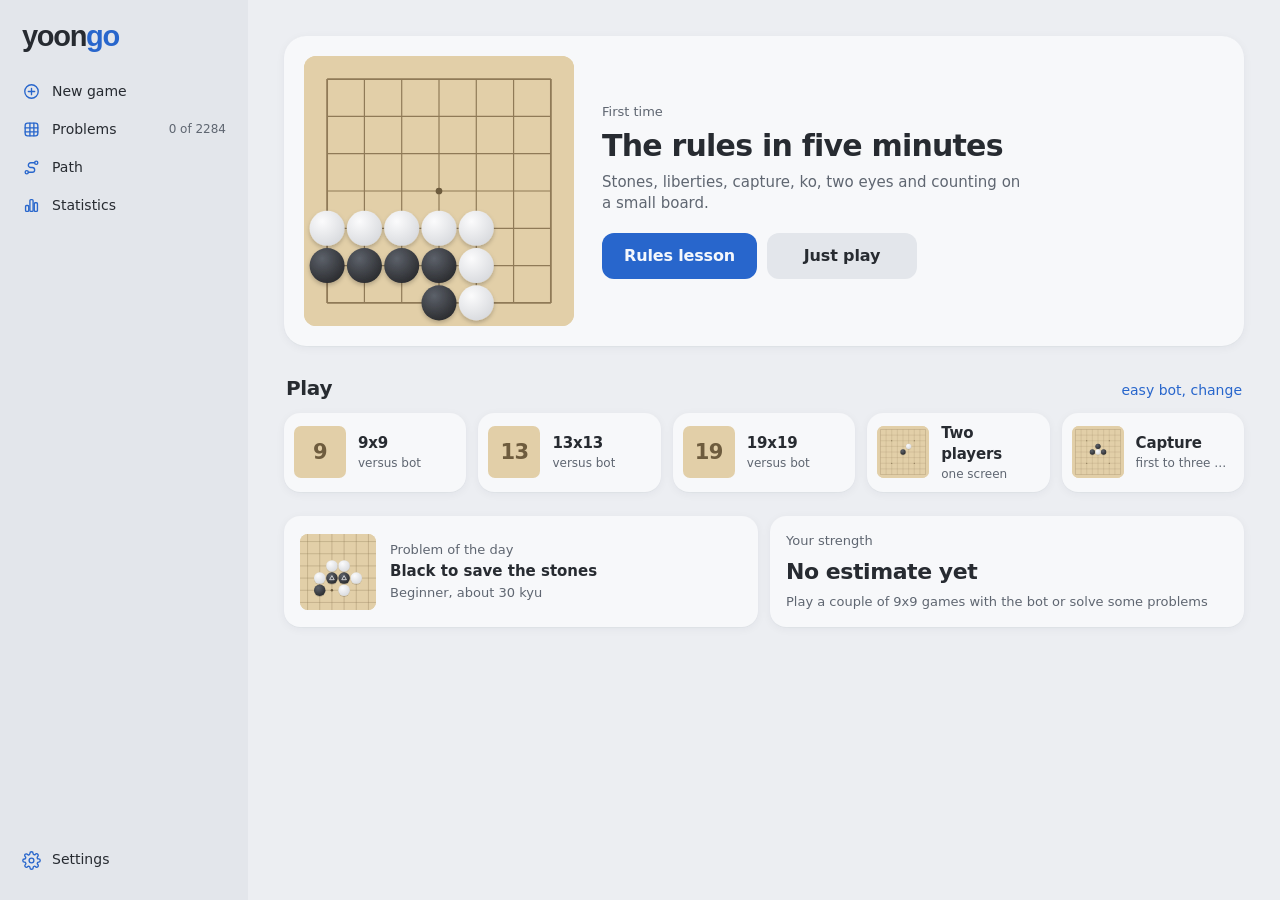
<file: index.html>
<!DOCTYPE html>
<!-- Yoongo. Copyright (C) 2026 yoonzky. AGPL-3.0, source: https://github.com/yoonzky/yoongo -->
<html lang="ru">
<head>
<meta charset="UTF-8">
<meta name="viewport" content="width=device-width, initial-scale=1.0, viewport-fit=cover">
<meta name="theme-color" content="#eceef2" id="metaTheme">
<title>Yoongo</title>
<meta name="author" content="yoonzky">
<meta name="description" content="Play and solve go">
<meta property="og:type" content="website">
<meta property="og:title" content="Yoongo">
<meta property="og:description" content="Play and solve go">
<meta property="og:url" content="https://yoonzky.github.io/yoongo/">
<meta property="og:image" content="https://yoonzky.github.io/yoongo/icons/icon-512.png">
<meta name="twitter:card" content="summary">
<link rel="manifest" href="manifest.webmanifest">
<link rel="icon" href="icons/icon.svg" type="image/svg+xml">
<link rel="apple-touch-icon" href="icons/icon-180.png">
<link rel="stylesheet" href="css/tokens.css">
<link rel="stylesheet" href="css/base.css">
<link rel="stylesheet" href="css/app.css">
</head>
<body>
<div id="root"></div>
<div class="toast" id="toast" role="status" aria-live="polite"></div>
<script src="js/engine/rules.js"></script>
<script src="js/engine/bot.js"></script>
<script src="js/engine/ld.js"></script>
<script src="js/engine/api.js"></script>
<script src="data/problems.js"></script>
<script src="data/classics.js"></script>
<script src="js/app/i18n.js"></script>
<script src="js/app/store.js"></script>
<script src="js/app/ui.js"></script>
<script src="js/app/board.js"></script>
<script src="js/app/pages.js"></script>
<script src="js/app/game.js"></script>
<script src="js/app/problem.js"></script>
<script src="js/app/learn.js"></script>
<script src="js/app/review.js"></script>
<script src="js/app/main.js"></script>
</body>
</html>
</file>
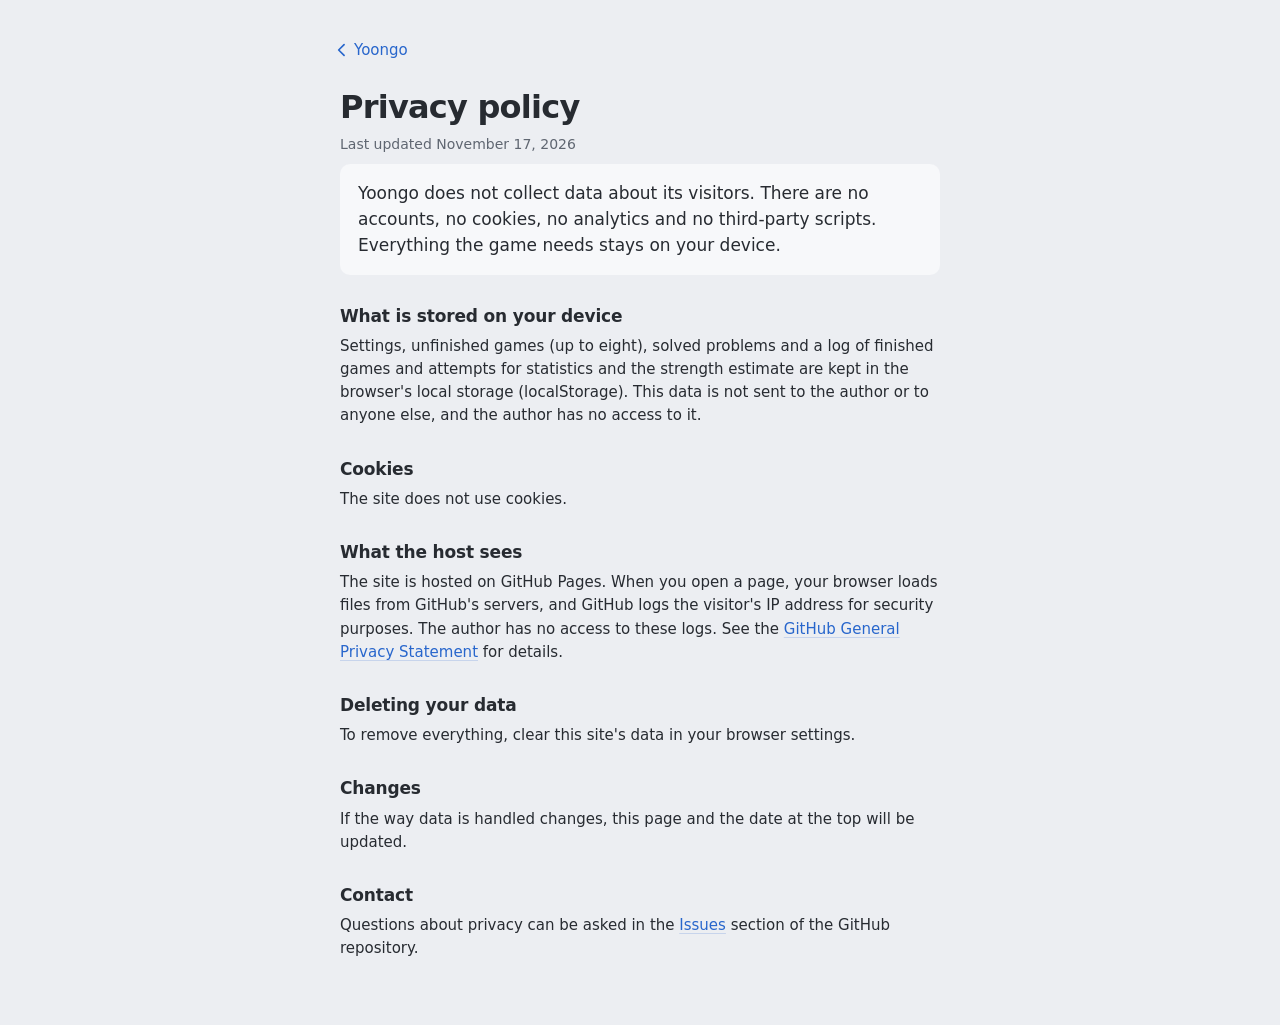
<file: privacy.html>
<!DOCTYPE html>
<!-- Yoongo. Copyright (C) 2026 yoonzky. AGPL-3.0, source: https://github.com/yoonzky/yoongo -->
<html lang="ru">
<head>
<meta charset="UTF-8">
<meta name="viewport" content="width=device-width, initial-scale=1.0, viewport-fit=cover">
<meta name="theme-color" content="#eceef2" id="metaTheme">
<title>Yoongo: политика конфиденциальности</title>
<meta name="description" content="Privacy policy of Yoongo.">
<link rel="icon" href="icons/icon.svg" type="image/svg+xml">
<link rel="stylesheet" href="css/tokens.css">
<link rel="stylesheet" href="css/base.css">
<link rel="stylesheet" href="css/privacy.css">
<script src="js/privacy.js"></script>
</head>
<body>
<main class="doc">
  <a class="doc-back" href="./"><svg class="icon" viewBox="0 0 24 24" aria-hidden="true"><path d="m14.5 5.5-6.5 6.5 6.5 6.5"/></svg>Yoongo</a>

  <article lang="ru" id="ru">
    <h1>Политика конфиденциальности</h1>
    <p class="doc-date">Редакция от 17 ноября 2026 года</p>
    <p class="doc-lead">Yoongo не собирает данные о посетителях. Регистрации нет, cookies нет, счётчиков посещаемости и сторонних скриптов нет. Всё, что нужно для игры, хранится только на вашем устройстве.</p>

    <h2>Что хранится на устройстве</h2>
    <p>В локальном хранилище браузера (localStorage) сохраняются настройки, незаконченные партии (не больше восьми), отметки о решённых задачах и журнал сыгранных партий и попыток для статистики и оценки силы. Эти данные не отправляются ни автору сайта, ни третьим лицам, и у автора нет к ним доступа.</p>

    <h2>Cookies</h2>
    <p>Сайт не использует cookies.</p>

    <h2>Что видит хостинг</h2>
    <p>Сайт размещён на GitHub Pages. Когда вы открываете страницу, браузер загружает файлы с серверов GitHub, и GitHub записывает IP-адрес посетителя в журналы в целях безопасности. Автору сайта эти журналы недоступны. Подробнее в <a href="https://docs.github.com/site-policy/privacy-policies/github-general-privacy-statement" target="_blank" rel="noopener">заявлении GitHub о конфиденциальности</a>.</p>

    <h2>Как удалить данные</h2>
    <p>Чтобы удалить всё, очистите данные этого сайта в настройках браузера.</p>

    <h2>Изменения</h2>
    <p>Если порядок обработки данных изменится, эта страница и дата редакции вверху будут обновлены.</p>

    <h2>Связь</h2>
    <p>Вопросы о конфиденциальности можно задать в разделе <a href="https://github.com/yoonzky/yoongo/issues" target="_blank" rel="noopener">Issues</a> репозитория на GitHub.</p>
  </article>

  <article lang="en" id="en" hidden>
    <h1>Privacy policy</h1>
    <p class="doc-date">Last updated November 17, 2026</p>
    <p class="doc-lead">Yoongo does not collect data about its visitors. There are no accounts, no cookies, no analytics and no third-party scripts. Everything the game needs stays on your device.</p>

    <h2>What is stored on your device</h2>
    <p>Settings, unfinished games (up to eight), solved problems and a log of finished games and attempts for statistics and the strength estimate are kept in the browser's local storage (localStorage). This data is not sent to the author or to anyone else, and the author has no access to it.</p>

    <h2>Cookies</h2>
    <p>The site does not use cookies.</p>

    <h2>What the host sees</h2>
    <p>The site is hosted on GitHub Pages. When you open a page, your browser loads files from GitHub's servers, and GitHub logs the visitor's IP address for security purposes. The author has no access to these logs. See the <a href="https://docs.github.com/site-policy/privacy-policies/github-general-privacy-statement" target="_blank" rel="noopener">GitHub General Privacy Statement</a> for details.</p>

    <h2>Deleting your data</h2>
    <p>To remove everything, clear this site's data in your browser settings.</p>

    <h2>Changes</h2>
    <p>If the way data is handled changes, this page and the date at the top will be updated.</p>

    <h2>Contact</h2>
    <p>Questions about privacy can be asked in the <a href="https://github.com/yoonzky/yoongo/issues" target="_blank" rel="noopener">Issues</a> section of the GitHub repository.</p>
  </article>
</main>
</body>
</html>
</file>
<file: css/tokens.css>
/* Copyright (C) 2026 yoonzky. AGPL-3.0, see LICENSE */
/* system faces: SF on a Mac and iPhone, Segoe UI on Windows */
:root{
  --font:'Segoe UI Variable Text',system-ui,'Segoe UI',sans-serif;
  --font-disp:'Segoe UI Variable Display',system-ui,'Segoe UI',sans-serif;
  --r-tile:20px; --r-ctl:10px; --r-key:12px;
  --gutter:20px;
}
/* no pure white or black: soft contrast is carried by the text colour */
:root{
  color-scheme:light;
  --bg:#eceef2; --surface:#f7f8fa; --surface-2:#e3e6eb; --raise:#fbfbfc;
  --text:#272b31; --text-2:#5f6671; --text-3:#80868f;
  --sep:rgba(50,62,85,.12); --cell-line:#dfe2e7; --rule:#8d939d;
  --accent:#2866cc; --accent-ink:#1f58b3; --digit:#235dbd; --on-accent:#f4f7fc;
  --tint:rgba(40,102,204,.10); --tint-2:rgba(40,102,204,.19); --sel:rgba(40,102,204,.24);
  --peer:rgba(55,75,115,.05); --red:#ad3a34; --red-tint:rgba(196,70,62,.12);
  --hover:rgba(40,55,85,.05); --press:rgba(40,55,85,.1);
  --row-hover:var(--hover); --row-press:var(--press);
  --fill:#e3e6eb; --fill-ink:#5f6671; --thumb:#fbfbfc; --knob:#fbfbfc;
  --glass:rgba(247,248,250,.76); --scrim:rgba(30,36,48,.26);
  --shadow-1:0 .5px 1px rgba(25,35,55,.05),0 2px 10px rgba(25,35,55,.05);
  --shadow-2:0 1px 2px rgba(25,35,55,.06),0 14px 40px rgba(25,35,55,.12);
  --shadow-h:0 1px 2px rgba(25,35,55,.06),0 8px 24px rgba(25,35,55,.1);
  --key-shadow:0 .5px 0 rgba(25,35,55,.14),0 1px 4px rgba(25,35,55,.05);
  --zone:#e5eaf3; --zone-edge:#c3cee2; --kk:#e2e5ea; --kk-block:#d3d7de;
  --cage:#a2a8b2; --dot:#4f5560;
  --z1:#e1eaf6; --z2:#ede3ee; --z3:#e6e4f3; --z4:#dfeee9; --z5:#eeebe0;
  --z6:#d4dfee; --z7:#e9dbe5; --z8:#dcd8ec; --z9:#d3e6de; --z10:#e6e1d3;
  --face-nz:#3d5fd6; --face-mj:#2f74bd; --face-hn:#b8487c;
  --face-hr:#2f8a5a; --face-hi:#6f50b8; --face-dn:#9c7a1f; --clover:#a9b0ba;
}
:root[data-theme=dark]{
  color-scheme:dark;
  --bg:#131417; --surface:#1c1e22; --surface-2:#272a2f; --raise:#25282c;
  --text:#d4d7dd; --text-2:#959ba5; --text-3:#777d87;
  --sep:rgba(210,220,240,.09); --cell-line:#2c2f35; --rule:#5d636d;
  --accent:#5f9cee; --accent-ink:#86b4f3; --digit:#6aa3f0; --on-accent:#e9eef6; --btn:#3a6bb0;
  --tint:rgba(95,156,238,.13); --tint-2:rgba(95,156,238,.24); --sel:rgba(95,156,238,.3);
  --peer:rgba(200,212,235,.04); --red:#de746c; --red-tint:rgba(222,116,108,.15);
  --hover:rgba(210,220,240,.05); --press:rgba(210,220,240,.1);
  --row-hover:rgba(210,220,240,.1); --row-press:rgba(210,220,240,.16);
  --fill:rgba(205,215,235,.1); --fill-ink:#a7adb6; --thumb:#46494f; --knob:#c6cad1;
  --glass:rgba(32,34,38,.74); --scrim:rgba(0,0,0,.5);
  --shadow-1:0 .5px 1px rgba(0,0,0,.3),0 2px 10px rgba(0,0,0,.2);
  --shadow-2:0 1px 2px rgba(0,0,0,.3),0 14px 40px rgba(0,0,0,.42);
  --shadow-h:0 1px 2px rgba(0,0,0,.3),0 8px 24px rgba(0,0,0,.36);
  --key-shadow:0 .5px 0 rgba(0,0,0,.5),0 1px 4px rgba(0,0,0,.25);
  --zone:#222a36; --zone-edge:#34425a; --kk:#24272c; --kk-block:#17181b;
  --cage:#646a74; --dot:#b9bec7;
  --z1:#21304a; --z2:#352a38; --z3:#2d2c44; --z4:#1c3433; --z5:#322f27;
  --z6:#1d283b; --z7:#302430; --z8:#282639; --z9:#1a2c2d; --z10:#2b2822;
  --face-nz:#8aa2f2; --face-mj:#7cb2e6; --face-hn:#e391b6;
  --face-hr:#77c79c; --face-hi:#ae97ea; --face-dn:#d6b85e; --clover:#5d636d;
}
@media (prefers-contrast:more){
  :root{--text-2:#4c525c; --fill-ink:#4c525c; --rule:#6c727c; --sep:rgba(50,62,85,.24)}
  :root[data-theme=dark]{--text-2:#b4b9c2; --fill-ink:#b4b9c2; --rule:#7c828c; --sep:rgba(210,220,240,.2)}
}
</file>
<file: css/base.css>
/* Copyright (C) 2026 yoonzky. AGPL-3.0, see LICENSE */
*{box-sizing:border-box;margin:0;padding:0}
html{-webkit-text-size-adjust:100%;text-size-adjust:100%}
html,body{height:100%}
body{background:var(--bg);color:var(--text);font:15px/1.4 var(--font);-webkit-font-smoothing:antialiased;-moz-osx-font-smoothing:grayscale;
  -webkit-tap-highlight-color:transparent;overscroll-behavior:none}
button{font:inherit;color:inherit;background:none;border:0;cursor:pointer;touch-action:manipulation}
button:disabled{cursor:default}
:focus-visible{outline:2px solid var(--accent);outline-offset:2px}
svg{display:block}
.hidden{display:none !important}
.num{font-variant-numeric:tabular-nums}
.screen{min-height:100%}

.icon{width:22px;height:22px;stroke:currentColor;fill:none;stroke-width:1.7;stroke-linecap:round;stroke-linejoin:round;flex:none}
.ibtn{width:38px;height:38px;display:grid;place-items:center;border-radius:50%;color:var(--accent);transition:background-color .12s}
.ibtn:active{background:var(--tint)}
@media (hover:hover){ .ibtn:hover{background:var(--tint)} }

/* segmented control */
.seg{display:flex;background:var(--fill);border-radius:9px;padding:2px;gap:2px}
.seg button{flex:1;min-height:30px;border-radius:7px;font-size:13px;font-weight:500;color:var(--fill-ink);white-space:nowrap;padding:0 10px;transition:color .12s}
.seg button:focus-visible{outline-offset:0}
@media (hover:hover){ .seg button:hover:not(.on){color:var(--text)} }
.seg button:active:not(.on){color:var(--text-3)}
.seg button.on{background:var(--thumb);color:var(--text);box-shadow:0 .5px 1.5px rgba(20,30,50,.12),0 2px 6px rgba(20,30,50,.06)}

.btn{height:46px;padding:0 22px;border-radius:12px;background:var(--btn,var(--accent));color:var(--on-accent);font-weight:600;font-size:16px;letter-spacing:-.01em;transition:transform .1s ease-out}
.btn:active{transform:scale(.97)}
@media (hover:hover){ .btn:hover{background-image:linear-gradient(var(--hover),var(--hover))} }
.btn.soft{background:var(--tint);color:var(--accent-ink)}
.btn.plain{background:var(--surface-2);color:var(--text)}
.link{color:var(--accent);font-size:15px;transition:color .12s}
@media (hover:hover){ .link:hover{color:var(--accent-ink)} }

/* switch */
.sw{position:relative;width:46px;height:28px;flex:none}
.sw input{position:absolute;inset:0;opacity:0;margin:0;cursor:pointer}
.sw i{position:absolute;inset:0;border-radius:14px;background:var(--fill);transition:background-color .2s;pointer-events:none}
.sw i::after{content:'';position:absolute;left:2px;top:2px;width:24px;height:24px;border-radius:12px;background:var(--knob);box-shadow:0 1px 3px rgba(20,30,50,.2);transition:transform .22s cubic-bezier(.3,.7,.3,1)}
.sw input:checked+i{background:var(--accent)}
.sw input:checked+i::after{transform:translateX(18px)}
.sw input:focus-visible+i{outline:2px solid var(--accent);outline-offset:2px}
.sw input:disabled+i{opacity:.45}

/* grouped list, as in settings */
.list{background:var(--surface);border-radius:12px}
.li{display:flex;align-items:center;gap:12px;min-height:48px;padding:8px 14px 8px 16px;position:relative;font-size:15px;width:100%;text-align:left}
.li+.li::before{content:'';position:absolute;left:16px;right:0;top:0;border-top:.5px solid var(--sep)}
.li .meta{margin-left:auto;font-size:14px;color:var(--text-2);white-space:nowrap}
.li .tx{display:flex;flex-direction:column;gap:2px;min-width:0}
.li .tx small{font-size:13px;color:var(--text-2);line-height:1.35}
.lcap{font-size:13px;color:var(--text-2);margin:22px 16px 7px}
a.li{color:inherit;text-decoration:none;transition:background-color .12s}
a.li:first-child{border-radius:12px 12px 0 0}
a.li:last-child{border-radius:0 0 12px 12px}
a.li:only-child{border-radius:12px}
a.li:focus-visible{outline-offset:-2px}
@media (hover:hover){ a.li:hover{background:var(--row-hover)} }
a.li:active{background:var(--row-press)}
.li .chev{width:14px;height:14px;color:var(--text-3);stroke-width:2.4;margin-left:-4px}

/* sheets: a centred card on a wide screen, a bottom sheet on a phone */
.scrim{position:fixed;inset:0;background:var(--scrim);opacity:0;z-index:40}
.sheet:focus,.alert:focus{outline:none}
.sheet{position:fixed;z-index:41;left:50%;top:50%;width:min(820px,calc(100vw - 48px));max-height:calc(100dvh - 64px);
  background:var(--raise);border-radius:24px;box-shadow:var(--shadow-2);overflow:hidden;display:flex;flex-direction:column;
  transform-origin:0 0;will-change:transform}
.sheet .sh-body{overflow:auto;overscroll-behavior:contain;padding:28px 30px 30px;flex:1}
.sheet .sh-x{position:absolute;top:14px;right:14px;width:30px;height:30px;border-radius:15px;background:var(--fill);display:grid;place-items:center;color:var(--text-2);z-index:2;transition:color .12s}
.sheet .sh-x:active{background-image:linear-gradient(var(--press),var(--press))}
@media (hover:hover){ .sheet .sh-x:hover{color:var(--text)} }
.sheet .sh-x .icon{width:16px;height:16px;stroke-width:2.2}
.sheet .grab{display:none}
.sheet h1{font:700 28px/1.08 var(--font-disp);letter-spacing:-.022em}
.sheet .sh-title{font:600 17px/1.2 var(--font);letter-spacing:-.01em;text-align:center;margin:-8px 0 6px}
.sheet.narrow{width:min(520px,calc(100vw - 48px))}
@media (max-width:640px){
  .sheet,.sheet.narrow{left:0;right:0;top:auto;bottom:0;width:100%;max-height:calc(100dvh - 44px);border-radius:22px 22px 0 0}
  .sheet .sh-body{padding:8px 20px calc(24px + env(safe-area-inset-bottom))}
  .sheet .grab{display:block;height:22px;flex:none;touch-action:none;cursor:grab;position:relative}
  .sheet .grab::after{content:'';position:absolute;left:50%;top:8px;width:36px;height:5px;margin-left:-18px;border-radius:3px;background:var(--rule);opacity:.45}
  .sheet .sh-x{top:10px;right:12px}
}

/* small menu next to its button */
.menu{position:fixed;z-index:45;min-width:220px;padding:6px;border-radius:14px;background:var(--raise);box-shadow:var(--shadow-2);transform-origin:top right}
.menu button{display:flex;align-items:center;gap:12px;width:100%;height:42px;padding:0 12px;border-radius:8px;font-size:15px;text-align:left}
.menu button:focus-visible{outline-offset:-2px}
.menu button .icon{width:20px;height:20px;color:var(--text-2)}
@media (hover:hover){ .menu button:hover{background:var(--hover)} }
.menu button:active{background:var(--tint)}
.menu .kb{margin-left:auto;font-size:12px;color:var(--text-2)}
@media (hover:none){ .menu .kb{display:none} }

.toast{position:fixed;left:50%;bottom:calc(28px + env(safe-area-inset-bottom));transform:translate(-50%,12px);z-index:60;max-width:min(440px,calc(100vw - 32px));
  padding:11px 16px;border-radius:14px;background:var(--glass);-webkit-backdrop-filter:blur(24px) saturate(160%);backdrop-filter:blur(24px) saturate(160%);
  box-shadow:var(--shadow-2);font-size:14px;line-height:1.35;text-align:center;opacity:0;pointer-events:none;transition:opacity .2s,transform .3s cubic-bezier(.3,.7,.3,1)}
.toast.on{opacity:1;transform:translate(-50%,0)}

kbd{display:inline-grid;place-items:center;min-width:24px;height:24px;padding:0 6px;border-radius:6px;background:var(--fill);font:500 12px/1 var(--font);color:var(--text-2)}

@media (prefers-reduced-transparency:reduce){
  .toast{background:var(--raise);-webkit-backdrop-filter:none;backdrop-filter:none}
}

/* alert in the middle of the screen */
.alert-bg{position:fixed;inset:0;z-index:70;background:var(--scrim);display:grid;place-items:center;padding:24px;opacity:0;transition:opacity .16s}
.alert-bg.on{opacity:1}
.alert{width:min(300px,100%);background:var(--raise);border-radius:16px;box-shadow:var(--shadow-2);overflow:hidden;text-align:center;transform:scale(1.06);transition:transform .22s cubic-bezier(.3,.7,.3,1)}
.alert-bg.on .alert{transform:none}
.alert b{display:block;font-size:17px;font-weight:600;padding:20px 18px 0;letter-spacing:-.01em}
.alert p{font-size:14px;line-height:1.4;color:var(--text-2);padding:8px 18px 18px}
.alert b+p{padding-top:6px}
.alert b.solo{padding:22px 18px 21px;line-height:1.3}
.alert .acts{display:flex;border-top:.5px solid var(--sep)}
.alert .acts button{flex:1;min-width:0;height:46px;padding:0 10px;font-size:16px;color:var(--accent);white-space:nowrap;transition:background-color .12s}
.alert .acts.stack{flex-direction:column-reverse}
.alert .acts.stack button{flex:none}
.alert .acts.stack button+button{border-left:0;border-bottom:.5px solid var(--sep)}
.alert .acts button:focus-visible{outline-offset:-2px}
@media (hover:hover){ .alert .acts button:hover{background:var(--hover)} }
.alert .acts button:active{background:var(--press)}
.alert .acts button+button{border-left:.5px solid var(--sep)}
.alert .acts .strong{font-weight:600}
.alert .acts .danger{color:var(--red);font-weight:600}
@media (prefers-reduced-motion:reduce){ .alert{transform:none} }

/* a finger needs 44 px; small controls keep their look and grow their hit area */
@media (pointer:coarse){
  .ibtn{width:44px;height:44px}
  .seg button{min-height:36px}
  .sheet .sh-x::before,.cont .del::before{content:'';position:absolute;inset:-8px}
  .link{padding:11px 0}
  .shelf-head .link{margin:-11px 0}
  .pool-bar .link{padding:12px 4px}
}
</file>
<file: css/app.css>
/* Copyright (C) 2026 yoonzky. AGPL-3.0, see LICENSE */
/* дерево и камни */
:root{--wood:#e2cfa8;--wood-line:#8f7a57;--wood-star:#6e5c3e;--wood-lab:#8a7b60;--sb:#2a2b2e;--sb-hi:#5c616a;--sw-hi:#fbfbfc;--sw-lo:#d6d8dc;--stone-sh:.22;--last:#c4463e;--edge:rgba(40,50,70,.18);--side:#e3e6eb}
:root[data-theme=dark]{--edge:rgba(255,255,255,.22);--wood:#4a3f30;--wood-line:#7d6c52;--wood-star:#9a8768;--wood-lab:#8f8270;--sb:#121315;--sb-hi:#4a4e56;--sw-hi:#e6e8ec;--sw-lo:#a9adb4;--stone-sh:.45;--last:#e08a6c;--side:#18191c}

a.link{text-decoration:none}
.logo{font:700 29px/1 'Helvetica Neue',Helvetica,Arial,sans-serif;letter-spacing:-.045em;color:var(--accent)}
.logo .lt{color:var(--text)}
.goban{border-radius:14px;overflow:hidden;box-shadow:var(--shadow-1);background:var(--wood)}
.goban svg{width:100%;height:auto;display:block}
.st{width:22px;height:22px;border-radius:50%;flex:none;display:inline-block;box-shadow:0 1px 2px rgba(0,0,0,.22)}
.st.b{background:radial-gradient(circle at 36% 30%,var(--sb-hi),var(--sb) 75%)}
.st.w{background:radial-gradient(circle at 36% 30%,var(--sw-hi),var(--sw-lo) 80%)}
:root[data-theme=dark] .st.b{box-shadow:inset 0 0 0 1px var(--edge),0 1px 2px rgba(0,0,0,.3)}
.chev{width:14px;height:14px;color:var(--text-3);stroke-width:2.4}
.prog{display:block;height:4px;border-radius:2px;background:var(--surface-2);overflow:hidden;flex:none}
.prog i{display:block;height:100%;background:var(--accent);border-radius:2px;transition:width .3s}
.card{background:var(--surface);border-radius:16px;padding:16px;box-shadow:var(--shadow-1)}
.h{font-size:13px;color:var(--text-2);font-weight:500}
.big2{font:650 22px/1.2 var(--font-disp);letter-spacing:-.02em}
.sm{font-size:13px;color:var(--text-2)}

/* каркас */
.app{height:100dvh;display:grid;grid-template-columns:248px minmax(0,1fr)}
.app.ins{grid-template-columns:248px minmax(0,1fr) 312px}
.sb{background:var(--side);padding:22px 12px;display:flex;flex-direction:column;gap:2px;overflow:auto;scrollbar-width:none}
.sb .logo{margin:0 10px 20px}
.sb a{display:flex;align-items:center;gap:11px;min-height:36px;padding:0 10px;border-radius:9px;font-size:14px;color:var(--text);cursor:pointer;text-decoration:none;transition:background-color .12s}
@media (hover:hover){ .sb a:hover:not(.on){background:var(--hover)} }
.sb a:active{background:var(--press)}
.sb a .icon{width:19px;height:19px;color:var(--accent)}
.sb a.on{background:var(--tint-2);color:var(--accent-ink);font-weight:500}
.sb a .cnt{margin-left:auto;font-size:12px;color:var(--text-2);font-weight:400}
.sb .cap{font-size:12px;font-weight:600;color:var(--text-2);margin:18px 10px 6px}
.sb a.gm{min-height:48px}
.sb a.gm .goban{width:32px;border-radius:5px;box-shadow:none;flex:none}
.sb a.gm span{min-width:0}
.sb a.gm span small{display:block;font-size:12px;color:var(--text-2);font-weight:400}
.sb .foot{margin-top:auto}
.sb .spacer{flex:1;min-height:12px}
.page{overflow:auto;padding:30px 36px 40px}
.page .in{max-width:960px;margin:0 auto}
h1.big{font:700 34px/1.1 var(--font-disp);letter-spacing:-.026em}
.sub{font-size:15px;color:var(--text-2);margin-top:4px}
.phead{display:flex;align-items:flex-start;justify-content:space-between;gap:12px}
.bmain{display:grid;place-items:center;padding:24px;overflow:hidden;position:relative}
.bmain .goban{width:min(calc(100dvh - 48px),100%)}
.bmain.crop .goban{width:min(calc((100dvh - 48px)*var(--ar,1)),100%,calc(var(--span,8)*64px))}
.insp{border-left:.5px solid var(--sep);padding:22px 16px;display:flex;flex-direction:column;gap:14px;overflow:auto;scrollbar-width:none}
.insp .ih{display:flex;align-items:flex-start;gap:6px}
.insp h2{font:650 20px/1.2 var(--font-disp);letter-spacing:-.016em;padding:0 4px;flex:1;min-width:0}
.insp h2 small{display:block;font:400 13px/1.3 var(--font);color:var(--text-2);margin-top:3px}
.insp .ih .ibtn{margin:-6px -6px 0 0}

/* игроки */
.players{display:flex;flex-direction:column;gap:2px}
.pl{display:flex;align-items:center;gap:12px;padding:10px 12px;border-radius:14px;transition:background-color .2s}
.pl.on{background:var(--tint)}
.pl .tx{display:flex;flex-direction:column;gap:1px;min-width:0}
.pl .tx b{font-size:15px;font-weight:600;letter-spacing:-.01em;white-space:nowrap;overflow:hidden;text-overflow:ellipsis}
.pl .tx small{font-size:13px;color:var(--text-2);white-space:nowrap}
.pl .clk{margin-left:auto;font:500 22px/1 var(--font-disp);letter-spacing:-.02em;white-space:nowrap}
.pl .clk small{font:400 12px/1 var(--font);color:var(--text-2);margin-left:4px}
.pl.on .clk{color:var(--accent-ink)}
.pl .clk.low{color:var(--red)}
.think{display:inline-flex;gap:3px;margin-left:6px;vertical-align:middle}
/* точки медленно и неглубоко дышат вместе, без мигания */
.think i{width:4px;height:4px;border-radius:2px;background:var(--text-2);animation:breathe 2.4s ease-in-out infinite}
@keyframes breathe{0%,100%{opacity:.35}50%{opacity:.75}}
.rec{display:grid;grid-template-columns:34px 1fr 1fr;row-gap:2px;font-size:14px;padding:0 6px}
.rec span{padding:5px 0}
.rec .n{color:var(--text-3)}
.rec .cur{color:var(--accent-ink);font-weight:600}
.icap{font-size:13px;color:var(--text-2);padding:0 6px}
.recwrap{overflow:auto;min-height:60px;flex:1;scrollbar-width:thin}

.tools{display:flex;justify-content:space-around}
.tool{display:flex;flex-direction:column;align-items:center;gap:4px;font-size:11px;color:var(--text-2);min-width:56px;padding:6px 4px;border-radius:10px;transition:background-color .12s}
.tool .icon{color:var(--text)}
.tool:disabled{opacity:.4}
.tool.on{background:var(--tint-2);color:var(--accent-ink)}
.tool.on .icon{color:var(--accent-ink)}
@media (hover:hover){ .tool:hover:not(:disabled):not(.on){background:var(--hover)} }
.tool:active:not(:disabled){background:var(--tint)}

/* итог партии и подсчёт */
.result{display:flex;flex-direction:column;align-items:stretch;gap:4px;padding:0 4px}
.result .r-head{font-size:15px;font-weight:600;color:var(--accent)}
.result .r-time{font:650 44px/1.05 var(--font-disp);letter-spacing:-.03em;margin-top:2px}
.result .rows{margin:12px 0 4px}
.result .row{display:flex;justify-content:space-between;font-size:14px;padding:9px 0;border-top:.5px solid var(--sep)}
.result .row span{color:var(--text-2)}
.mark-note{font-size:13px;color:var(--text-2);line-height:1.4;padding:0 4px}
.acts2{display:flex;flex-direction:column;gap:8px}

/* главная */
.a-btn{display:inline-grid;place-items:center;text-decoration:none}
.cont{color:inherit;text-decoration:none;position:relative;display:flex;gap:16px;align-items:center;width:calc(100% + 16px);padding:8px;margin:-8px;text-align:left;border-radius:12px;transition:background-color .12s}
.cont .mini{width:96px;flex:none}
.cont .mini .goban{box-shadow:none;border-radius:8px}
.cont .info{display:flex;flex-direction:column;gap:3px;flex:1;min-width:0}
.cont b{font-size:16px;font-weight:600;letter-spacing:-.01em}
.cont small{font-size:13px;color:var(--text-2)}
.cont .t{font-size:13px;color:var(--text-2);margin-top:6px}
@media (hover:hover){ .cont:hover{background:var(--hover)} }
.quick{display:flex;gap:8px;flex-wrap:wrap}
.quick button,.chip{height:34px;padding:0 14px;border-radius:17px;background:var(--tint);color:var(--accent-ink);font-size:14px;font-weight:500;transition:background-color .12s}
@media (hover:hover){ .quick button:hover{background:var(--tint-2)} }
.empty{font-size:14px;color:var(--text-2);line-height:1.4}

/* новая партия */
.ng{display:grid;grid-template-columns:minmax(180px,300px) minmax(0,1fr);gap:32px;margin-top:24px;align-items:start}
.ng .goban{width:100%}
.ng .prev small{display:block;text-align:center;margin-top:10px}
.form{display:flex;flex-direction:column;gap:12px}
.opt{display:flex;align-items:center;gap:14px;min-height:40px}
.opt>span{font-size:15px;width:84px;flex:none}
.opt .seg{flex:1}
.lvl{display:grid;grid-template-columns:repeat(4,1fr);gap:6px;flex:1}
.lvl button{border-radius:10px;padding:8px 4px 7px;background:var(--fill);display:flex;flex-direction:column;align-items:center;gap:1px;font-size:13px;font-weight:500;color:var(--fill-ink);transition:background-color .12s,color .12s}
.lvl button small{font-size:11px;color:var(--text-2);font-weight:400}
.lvl button.on{background:var(--tint-2);color:var(--accent-ink)}
@media (hover:hover){ .lvl button:hover:not(.on){color:var(--text)} }
.form .list{margin-top:4px}
.form .btn{margin-top:8px;align-self:flex-start;min-width:200px}
button.li{cursor:pointer}
button.li:first-child{border-radius:12px 12px 0 0}
button.li:last-child{border-radius:0 0 12px 12px}
@media (hover:hover){ button.li:hover{background:var(--row-hover)} }
button.li:active{background:var(--row-press)}
.glist{margin-top:22px}
.glist .lcap{margin-left:0}
.games{display:flex;flex-direction:column;gap:8px}

/* задачи */
.lvls{display:flex;gap:8px;margin-top:22px;flex-wrap:wrap}
.lvls button{height:34px;padding:0 14px;border-radius:17px;background:var(--fill);color:var(--text);font-size:14px;font-weight:500;display:flex;align-items:center;gap:8px;transition:background-color .12s}
.lvls button small{font-size:12px;color:var(--text-2);font-weight:400}
.lvls button.on{background:var(--tint-2);color:var(--accent-ink)}
.lvls button.on small{color:var(--accent-ink);opacity:.75}
@media (hover:hover){ .lvls button:hover:not(.on){background-image:linear-gradient(var(--hover),var(--hover))} }
.thead{display:flex;align-items:center;gap:16px;margin-top:22px}
.thead .prog{flex:1;max-width:260px}
.pgrid{display:grid;grid-template-columns:repeat(auto-fill,minmax(132px,1fr));gap:12px;margin-top:16px}
.pz{color:inherit;text-decoration:none;position:relative;background:var(--surface);border-radius:14px;padding:8px 8px 10px;box-shadow:var(--shadow-1);display:flex;flex-direction:column;gap:8px;text-align:left;transition:transform .2s ease-out,box-shadow .2s ease-out}
@media (hover:hover){ .pz:hover{transform:translateY(-2px);box-shadow:var(--shadow-h)} }
.pz:active{transform:scale(.98)}
.pz .goban{box-shadow:none;border-radius:8px}
.pz .n{font-size:13px;font-weight:600;padding:0 4px;display:flex;justify-content:space-between;align-items:center;gap:4px}
.pz .n small{font-weight:400;color:var(--text-2);white-space:nowrap;overflow:hidden;text-overflow:ellipsis}
.pz.done .n small{color:var(--accent-ink)}
.pz.cur{box-shadow:0 0 0 2px var(--accent),var(--shadow-1)}

/* задача */
.tcap{font-size:13px;color:var(--text-2);display:flex;justify-content:space-between;padding:0 4px}
.insp .prog{margin:8px 4px 0}
.task{padding:0 4px}
.task h3{font:650 21px/1.2 var(--font-disp);letter-spacing:-.016em}
.task small{display:block;font-size:13px;color:var(--text-2);margin-top:4px}
.tstate{display:flex;align-items:center;gap:10px;padding:12px;border-radius:14px;background:var(--surface-2);font-size:15px;line-height:1.35}
.tstate.ok{background:var(--tint);color:var(--accent-ink)}
.tstate.bad{background:var(--red-tint);color:var(--red)}
.tstate.paused{justify-content:space-between;font-size:14px;color:var(--text-2);padding:8px 12px}
.bmain.paused .goban{opacity:.55;pointer-events:none}

/* путь */
.ladder{margin-top:26px;display:flex;flex-direction:column}
.stg{display:grid;grid-template-columns:44px minmax(0,1fr);gap:16px}
.stg .rail{position:relative;display:flex;justify-content:center}
.stg .rail::before{content:'';position:absolute;top:0;bottom:0;left:50%;border-left:2px solid var(--wood-line);opacity:.55}
.stg:first-child .rail::before{top:28px}
.stg:last-child .rail::before{bottom:calc(100% - 28px)}
.stg .rail .st,.stg .rail .p{position:relative;margin-top:16px}
.stg .rail .st{width:26px;height:26px}
.stg .rail .p{width:10px;height:10px;border-radius:5px;background:var(--wood-star);margin-top:24px}
.stg .rail .cur{display:grid;place-items:center}
.stg .rail .cur::after{content:'';width:8px;height:8px;border-radius:4px;background:var(--last)}
.stg .body{padding:14px 0 18px;border-bottom:.5px solid var(--sep)}
.stg .body .t{display:flex;align-items:baseline;gap:10px}
.stg .body b{font-size:16px;font-weight:600}
.stg .body .k{font-size:13px;color:var(--text-2)}
.stg .body p{font-size:14px;color:var(--text-2);margin-top:3px}
.stg.past .body b,.stg.fut .body b{color:var(--text-2)}
.stg.cur .body{border:0}
.stg.cur .card{margin-top:12px;display:grid;grid-template-columns:1fr 1fr;gap:18px}
.stg.cur .card .prog{margin:8px 0 6px}
.stg.cur .card .acts{grid-column:span 2;display:flex;gap:10px}
.rankhead{display:flex;align-items:baseline;gap:14px;margin-top:6px;flex-wrap:wrap}
.rankhead .big2{font-size:28px}

/* статистика */
.tiles{display:grid;grid-template-columns:repeat(auto-fit,minmax(150px,1fr));gap:12px;margin-top:22px}
.tile2{background:var(--surface);border-radius:14px;padding:14px 16px;box-shadow:var(--shadow-1)}
.tile2 b{display:block;font:650 26px/1.1 var(--font-disp);letter-spacing:-.02em}
.tile2 span{font-size:13px;color:var(--text-2)}
.chart{margin-top:16px}
.rchart{position:relative;margin-top:8px;border-radius:8px}
.rchart svg{width:100%;height:auto;touch-action:pan-y}
.rchart .tip{position:absolute;top:-4px;display:flex;flex-direction:column;gap:1px;padding:6px 10px;border-radius:10px;background:var(--raise);box-shadow:var(--shadow-1);pointer-events:none;white-space:nowrap;font-size:14px}
.rchart .tip[hidden]{display:none}
.twon{margin-top:12px}
.two{display:grid;grid-template-columns:1.3fr 1fr;gap:16px;margin-top:16px;align-items:start}
.tbl .row{display:grid;grid-template-columns:1fr 70px 90px;gap:8px;padding:9px 0;border-top:.5px solid var(--sep);font-size:14px;align-items:center}
.tbl .row:first-of-type{border:0}
.tbl .row span:not(:first-child){text-align:right;color:var(--text-2)}
.tbl .hd{font-size:12px;color:var(--text-2)}

/* настройки */
.set{max-width:620px}
/* настройки узкой колонкой по центру вместе с заголовком */
.page .in:has(> .set){max-width:620px}
.set .lcap{margin-top:24px}
.set .li .seg{margin-left:auto;width:300px}
.set .li .sw{margin-left:auto}

/* телефон */
.tabbar{position:fixed;left:0;right:0;bottom:0;display:flex;justify-content:space-around;padding:8px 8px calc(8px + env(safe-area-inset-bottom));background:var(--glass);-webkit-backdrop-filter:blur(24px);backdrop-filter:blur(24px);border-top:.5px solid var(--sep);z-index:5}
.tabbar a{display:flex;flex-direction:column;align-items:center;gap:3px;font-size:11px;color:var(--text-2);min-width:64px;text-decoration:none}
.tabbar a.on{color:var(--accent)}
.tabbar .icon{width:24px;height:24px}
.navb{display:grid;grid-template-columns:1fr auto 1fr;align-items:center;height:48px;padding:0 8px;margin-top:calc(6px + env(safe-area-inset-top))}
.navb .bk{display:flex;align-items:center;color:var(--accent);font-size:16px;justify-self:start;text-decoration:none;min-height:44px}
.navb h1{font-size:16px;font-weight:600;text-align:center;white-space:nowrap;overflow:hidden;text-overflow:ellipsis}
.navb .gr{justify-self:end;display:flex}
body.col .app,body.col .app.ins{display:block;height:auto;min-height:100dvh}
body.col .page{padding:calc(16px + env(safe-area-inset-top)) 16px 110px;overflow:visible}
body.col .page.pushed{padding-top:4px}
body.col h1.big{font-size:32px}
body.col .bmain{padding:4px 8px;overflow:visible}
body.col .bmain .goban,body.col .bmain.crop .goban{width:100%;border-radius:10px}
body.col .insp{border:0;padding:10px 12px calc(24px + env(safe-area-inset-bottom));gap:12px;overflow:visible}
body.col .insp .players{flex-direction:row;gap:6px}
body.col .insp .pl{flex:1;padding:8px 10px;gap:9px;min-width:0}
body.col .insp .pl .clk{font-size:17px}
body.col .insp .ih,body.col .insp .reccap,body.col .insp .recwrap{display:none}
body.col .ng{grid-template-columns:1fr;gap:16px;margin-top:14px}
body.col .ng .prev{width:150px;margin:0 auto}
body.col .opt{flex-direction:column;align-items:stretch;gap:6px;min-height:0}
body.col .opt>span{width:auto;font-size:13px;color:var(--text-2)}
body.col .form .btn{align-self:stretch}
body.col .lvls{flex-wrap:nowrap;overflow-x:auto;margin:16px -16px 0;padding:0 16px;scrollbar-width:none}
body.col .lvls button{flex:none}
body.col .pgrid{grid-template-columns:repeat(3,1fr);gap:8px}
body.col .pz{padding:5px 5px 7px;border-radius:12px;gap:5px}
body.col .pz .n{font-size:12px;padding:0 2px}
body.col .pz .n small{font-size:11px}
body.col .tiles{grid-template-columns:1fr 1fr}
body.col .two{grid-template-columns:1fr}
body.col .stg.cur .card{grid-template-columns:1fr}
body.col .stg.cur .card .acts{grid-column:auto;flex-direction:column}
body.col .stg.cur .card .acts .btn{width:100%}
body.col .set .li:has(.seg){flex-wrap:wrap}
body.col .set .li .seg{width:100%;margin-left:0}
body.col .result .r-time{font-size:34px}
body.col .result .rows{display:none}
body.col .result.keep .rows{display:block}
body.col .acts2{flex-direction:row}
body.col .acts2 .btn{flex:1;padding:0 12px}

/* меню у кнопки */
.menu button.on{color:var(--accent-ink);font-weight:500}
.menu button.danger{color:var(--red)}
.menu button .ck{margin-left:auto;width:18px;height:18px;color:var(--accent)}

@media (prefers-reduced-motion:reduce){
  .think i{animation:none;opacity:.6}
  .pz,.prog i,.qt,.hc,.colc{transition:none}
  .pz,.qt,.hc,.colc,.btn{transform:none !important}
}
h1.big,.hero h2,.insp h2,.task h3,.hcap b{text-wrap:balance}
.sub,.sm,.ltext,.mark-note,.empty{text-wrap:pretty}
@media (max-height:620px){
  body:not(.col) .insp{gap:10px;padding:14px 14px}
}

/* камень ложится с лёгким сжатием */
.goban .pop{transform-box:fill-box;transform-origin:center;animation:pop .22s cubic-bezier(.3,.7,.3,1)}
@keyframes pop{from{transform:scale(.82);opacity:.5}}
@media (prefers-reduced-motion:reduce){ .goban .pop{animation:none} }

/* крупная доска на телефоне */
.zwrap{width:100%;display:grid;place-items:center}
.zoomfab,.minimap{display:none}
body.col .zoomfab{display:grid;position:absolute;right:16px;bottom:12px;z-index:4;background:var(--glass);-webkit-backdrop-filter:blur(16px);backdrop-filter:blur(16px);box-shadow:var(--shadow-1)}
body.col .bmain.zoom .zwrap{display:block;height:calc(100vw - 16px);overflow:auto;border-radius:10px;scrollbar-width:none;overscroll-behavior:contain}
.bmain.zoom .zwrap::-webkit-scrollbar{display:none}
body.col .bmain.zoom .goban{width:190%;border-radius:0}
body.col .minimap{display:block;position:absolute;left:16px;bottom:12px;width:76px;height:76px;z-index:4;border-radius:10px;padding:5px;background:var(--glass);-webkit-backdrop-filter:blur(16px);backdrop-filter:blur(16px);box-shadow:var(--shadow-1);cursor:pointer}
body.col .minimap.hidden{display:none}
.minimap svg{width:100%;height:100%}
.minimap .bg{fill:var(--wood)}
.minimap .b{fill:var(--sb)}
.minimap .w{fill:var(--sw-hi);stroke:var(--wood-line);stroke-width:.06}
.minimap .view{fill:var(--tint-2);stroke:var(--accent);stroke-width:.25}

/* сборники и листание */
.cols{display:grid;grid-template-columns:repeat(auto-fit,minmax(300px,1fr));gap:16px;margin-top:22px}
.colc{display:flex;gap:16px;align-items:center;color:inherit;text-decoration:none;transition:transform .2s ease-out,box-shadow .2s ease-out}
@media (hover:hover){ .colc:hover{transform:translateY(-2px);box-shadow:var(--shadow-h)} }
.colc .goban{width:110px;flex:none;box-shadow:none;border-radius:8px}
.colc .tx{display:flex;flex-direction:column;gap:6px;min-width:0;flex:1}
.colc b{font-size:17px;font-weight:600;letter-spacing:-.01em}
.colnote{margin-top:16px;max-width:620px;line-height:1.45}
.colh{font-size:15px;font-weight:600}
.pager{display:flex;flex-wrap:nowrap;overflow-x:auto;gap:6px;margin-top:16px;scrollbar-width:none}
.pager::-webkit-scrollbar{display:none}
.pager a{flex:none}
.morebtn{margin-top:20px;width:100%}
.pager a{min-width:44px;height:30px;padding:0 10px;border-radius:15px;display:grid;place-items:center;font-size:13px;color:var(--text-2);background:var(--fill);text-decoration:none}
.pager a.on{background:var(--tint-2);color:var(--accent-ink);font-weight:500}
.insp .autonext{background:var(--surface);border-radius:12px;min-height:44px;font-size:14px;cursor:pointer;margin-top:auto}
body.col .insp .autonext{margin-top:4px}

.sr{position:absolute;width:1px;height:1px;overflow:hidden;clip:rect(0 0 0 0);white-space:nowrap}
.goban:focus-visible{outline:2px solid var(--accent);outline-offset:3px}

/* итог, подсчёт, автопереход */
.result+.acts2{margin-top:12px}
.result .big2{margin-top:4px}
.insp.scoring .players,.insp.scoring .reccap,.insp.scoring .recwrap{display:none}
.autorow{display:flex;align-items:center;justify-content:space-between;gap:12px;min-height:40px;padding:0 4px;font-size:14px;color:var(--text-2);cursor:pointer}
.autorow .sw{transform:scale(.85);transform-origin:right center}
.set .li .tx{flex:1}
.rankhead.none .big2{font:500 17px/1.3 var(--font);color:var(--text-2);letter-spacing:0}

/* средняя ширина: колонка разделов только значками */
@media (min-width:720px) and (max-width:1099px){
  .app{grid-template-columns:64px minmax(0,1fr)}
  .app.ins{grid-template-columns:64px minmax(0,1fr) 280px}
  .sb{padding:18px 8px;align-items:stretch}
  .sb .logo{display:none}
  .sb a.home .mark{display:block;width:34px;height:34px;margin:0 auto}
  .sb a{font-size:0;justify-content:center;padding:0;gap:0}
  .sb a .icon{width:22px;height:22px}
  .sb a .cnt,.sb .cap,.sb a.gm span{display:none}
  .sb a.gm .goban{width:30px}
  .page{padding:26px 24px 36px}
  .bmain{padding:16px}
}

/* телефон: листание сборника строкой, лоток партии у нижнего края */
body.col .pager{flex-wrap:nowrap;overflow-x:auto;margin:16px -16px 0;padding:0 16px;scrollbar-width:none}
body.col .pager::-webkit-scrollbar{display:none}
body.col .pager a{flex:none}
body.col .thead{flex-wrap:wrap;gap:8px 16px}
body.col .thead .prog{flex-basis:100%;max-width:none}
body.col .app.ins.game{display:flex;flex-direction:column;min-height:100dvh}
body.col .app.ins.game .insp{margin-top:auto}
body.col .app.ins.game .bmain{flex:1;display:grid;align-content:center}

/* урок правил, разбор, сыгранные партии */
.ltext{font-size:15px;line-height:1.5;color:var(--text-2);padding:0 4px}
.optnote{margin:-4px 0 0 98px;line-height:1.4}
.rres .r-head{font-size:15px;font-weight:600;color:var(--accent);padding:0 4px}
.rnav{display:flex;align-items:center;gap:12px;padding:0 4px}
.rnav input{flex:1;accent-color:var(--accent)}
.rnav .sm{min-width:92px;text-align:right}
#rRec button{padding:0;font-size:14px;border-radius:5px}
#rRec button.on{color:var(--accent-ink);font-weight:600}
@media (hover:hover){ #rRec button:hover{color:var(--accent)} }
.donecap{margin-top:24px}
.donelist{margin-top:16px}
.pz.fresh .n small{color:var(--text-3)}
body.col .optnote{margin:0}
body.col .app.ins.lesson,body.col .app.ins.review{display:flex;flex-direction:column;min-height:100dvh}
body.col .app.ins.lesson .bmain{padding:4px 40px}
.app.lesson .bmain .goban{max-width:540px}
/* телефон: "Играть" всегда над вкладками */
body.col .form #ngGo{position:sticky;bottom:calc(74px + env(safe-area-inset-bottom));z-index:3;box-shadow:0 6px 20px rgba(0,0,0,.22)}

/* главная: главный блок, быстрый старт, сводка */
.sb a.home{display:block;min-height:0;padding:0;margin:0 10px 20px;background:none}
.sb a.home .logo{margin:0}
.sb .mark{display:none;fill:var(--accent)}
.sb .mark .c{fill:var(--fill)}
@media (hover:hover){ .sb a.home:hover{background:none;opacity:.8} }
.hero{display:grid;grid-template-columns:minmax(200px,270px) minmax(0,1fr);gap:28px;align-items:center;padding:20px;margin-top:6px;border-radius:22px}
.hero .goban{box-shadow:none;border-radius:12px;display:block}
.hero .tx{display:flex;flex-direction:column;gap:8px;min-width:0}
.hero h2{font:700 30px/1.15 var(--font-disp);letter-spacing:-.026em}
.hero .sm{font-size:15px;line-height:1.45;max-width:420px}
.hero .acts{display:flex;gap:10px;margin-top:10px;flex-wrap:wrap}
.hero .acts .btn{min-width:150px}
.hcap{display:flex;align-items:baseline;justify-content:space-between;gap:12px;margin:30px 2px 12px}
.hcap b{font:650 20px/1.2 var(--font-disp);letter-spacing:-.016em}
.hcap .link{font-size:14px}
.qtiles{display:grid;grid-template-columns:repeat(5,minmax(0,1fr));gap:12px}
.qt{background:var(--surface);border-radius:16px;padding:10px 12px 10px 10px;box-shadow:var(--shadow-1);display:flex;align-items:center;gap:12px;text-align:left;min-width:0;transition:transform .2s ease-out,box-shadow .2s ease-out}
@media (hover:hover){ .qt:hover{transform:translateY(-2px);box-shadow:var(--shadow-h)} }
.qt:active{transform:scale(.98)}
.qt .goban{width:52px;flex:none;box-shadow:none;border-radius:7px;display:block}
.qt .qn{display:grid;place-items:center;aspect-ratio:1;font:650 21px/1 var(--font-disp);letter-spacing:-.03em;color:var(--wood-star)}
.qt .tx{display:flex;flex-direction:column;gap:1px;min-width:0}
.qt small{white-space:nowrap;overflow:hidden;text-overflow:ellipsis}
.qt b{font-size:15px;font-weight:600;letter-spacing:-.01em}
.qt small{font-size:12px;color:var(--text-2)}
.hcards{display:grid;grid-template-columns:repeat(2,minmax(0,1fr));gap:12px;margin-top:24px}
.hcards.three{grid-template-columns:repeat(3,minmax(0,1fr))}
.hc{display:flex;flex-direction:column;gap:8px;color:inherit;text-decoration:none;transition:transform .2s ease-out,box-shadow .2s ease-out}
@media (hover:hover){ .hc:hover{transform:translateY(-2px);box-shadow:var(--shadow-h)} }
.hc .prog{margin-top:4px}
.hc.hpz{flex-direction:row;align-items:center;gap:14px}
.hc.hpz .goban{width:76px;flex:none;box-shadow:none;border-radius:8px}
.hc.hpz .tx{display:flex;flex-direction:column;gap:3px;min-width:0}
.hc.hpz .tx>b:not(.h){font-size:15px;font-weight:600;line-height:1.25}
.hhead{display:flex;align-items:center;justify-content:space-between;margin:2px 0 14px}
.hhead .logo{font-size:30px}
@media (min-width:720px) and (max-width:1099px){
  .sb a.home{margin:0 0 16px;text-align:center}
  .hero{grid-template-columns:minmax(170px,240px) minmax(0,1fr);gap:20px}
  .qtiles{gap:10px}
  .qt{flex-direction:column;align-items:flex-start;gap:8px;padding:10px}
  .qt .goban{width:44px}
  .hcards.three{grid-template-columns:repeat(2,minmax(0,1fr))}
}
body.col .hero{grid-template-columns:40% minmax(0,1fr);gap:14px;padding:14px;margin-top:0}
body.col .hero h2{font-size:21px}
body.col .hero .sm{font-size:13px}
body.col .hero .acts{flex-direction:column;gap:8px;margin-top:6px}
body.col .hero .acts .btn{min-width:0;height:40px;font-size:15px;width:100%}
body.col .hcap{margin:24px 2px 10px}
body.col .qtiles{display:flex;overflow-x:auto;margin:0 -16px;padding:2px 16px 8px;gap:10px;scrollbar-width:none}
body.col .qtiles::-webkit-scrollbar{display:none}
body.col .qt{flex:none;width:auto;padding:8px 14px 8px 8px}
body.col .qt .goban{width:44px}
body.col .hcards,body.col .hcards.three{grid-template-columns:1fr;margin-top:16px;gap:10px}
</file>
<file: css/privacy.css>
/* Copyright (C) 2026 yoonzky. AGPL-3.0, see LICENSE */
.doc{max-width:680px;margin:0 auto;padding:28px 40px calc(64px + env(safe-area-inset-bottom))}
.doc-back{display:inline-flex;align-items:center;gap:2px;min-height:44px;margin-left:-8px;padding-right:8px;color:var(--accent);font-size:15px;text-decoration:none;transition:color .12s}
.doc-back .icon{width:20px;height:20px;stroke-width:2}
@media (hover:hover){ .doc-back:hover{color:var(--accent-ink)} }
.doc h1{font:700 32px/1.12 var(--font-disp);letter-spacing:-.024em;margin-top:18px}
.doc-date{font-size:14px;color:var(--text-2);margin-top:8px}
.doc-lead{font-size:17px;line-height:1.5;margin-top:22px;padding:16px 18px;background:var(--surface);border-radius:var(--r-ctl)}
.doc h2{font:600 17px/1.3 var(--font);letter-spacing:-.01em;margin-top:30px}
.doc p{line-height:1.55;margin-top:8px}
.doc article a{color:var(--accent);text-decoration:underline;text-decoration-thickness:1px;text-underline-offset:3px;text-decoration-color:var(--tint-2);transition:text-decoration-color .12s}
@media (hover:hover){ .doc article a:hover{text-decoration-color:currentColor} }
@media (max-width:640px){
  .doc{padding:12px var(--gutter) calc(48px + env(safe-area-inset-bottom))}
  .doc h1{font-size:28px}
  .doc-lead{font-size:16px}
}
</file>
